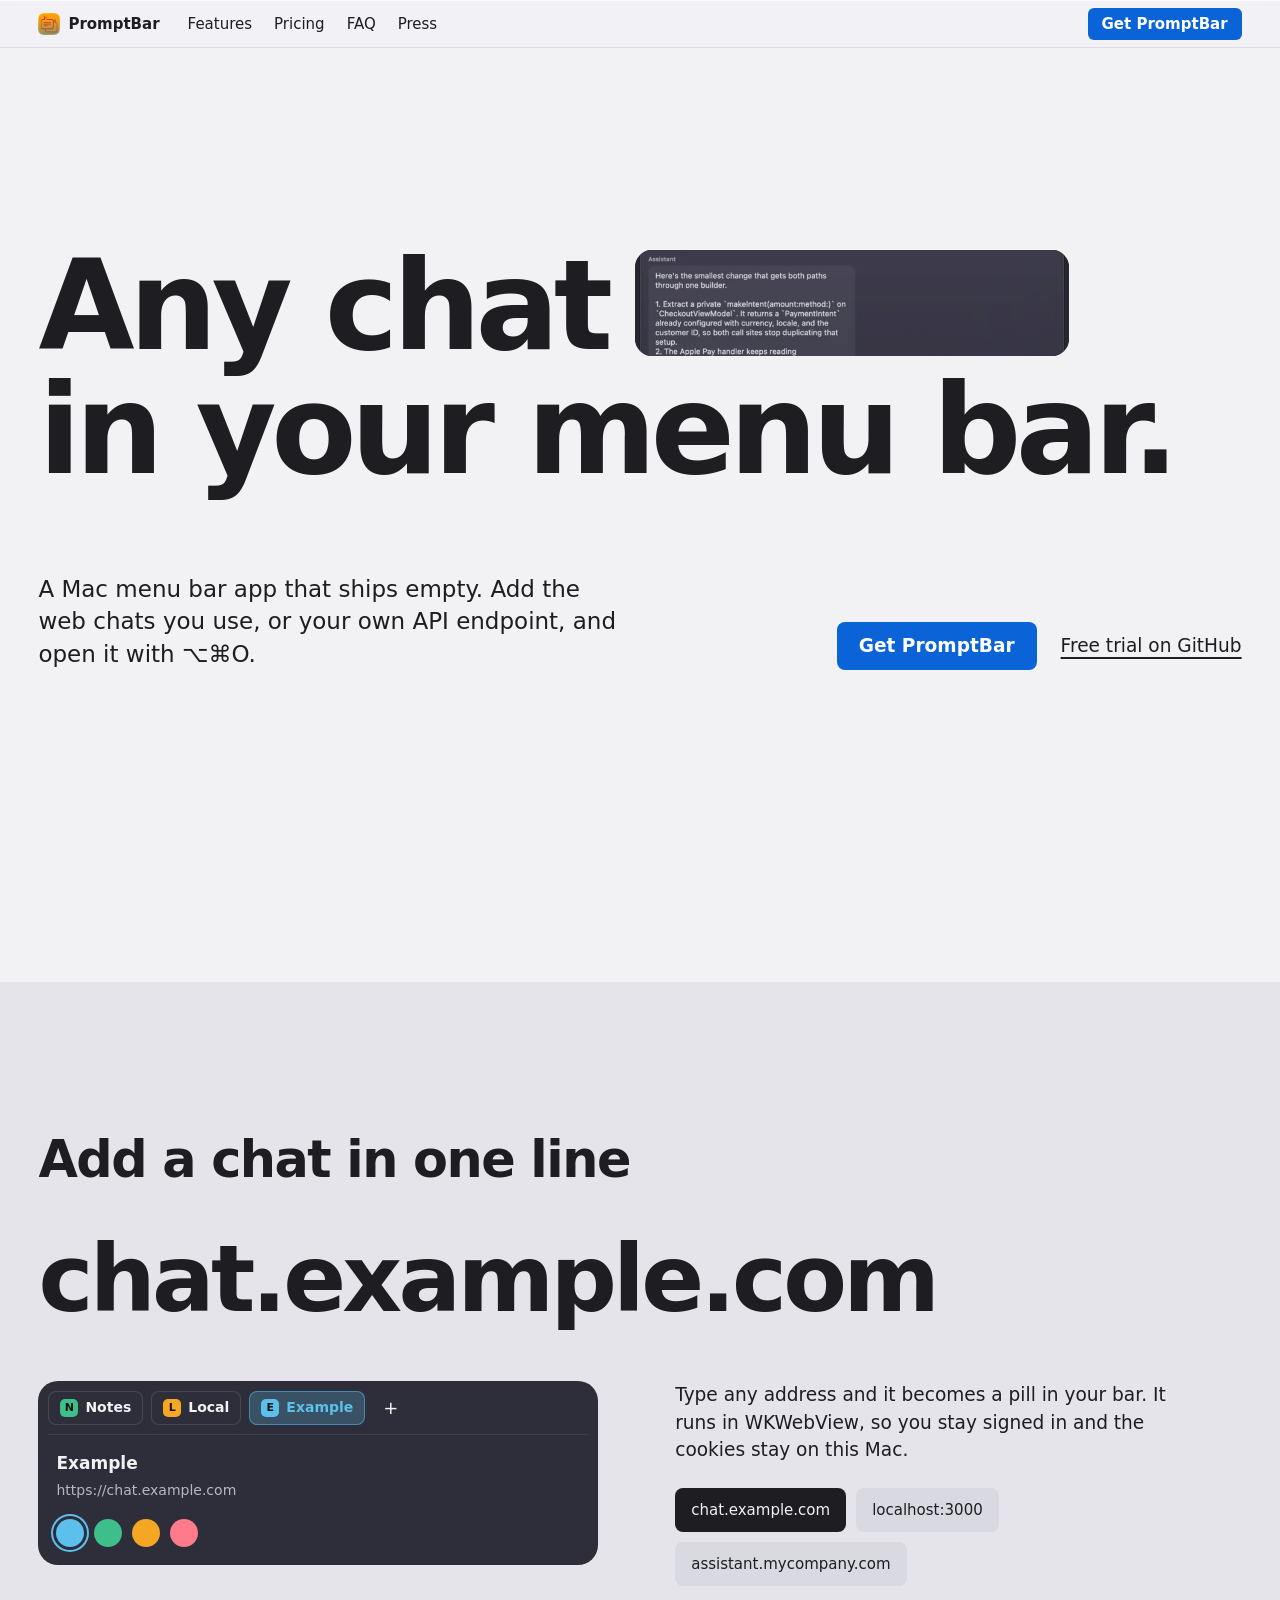
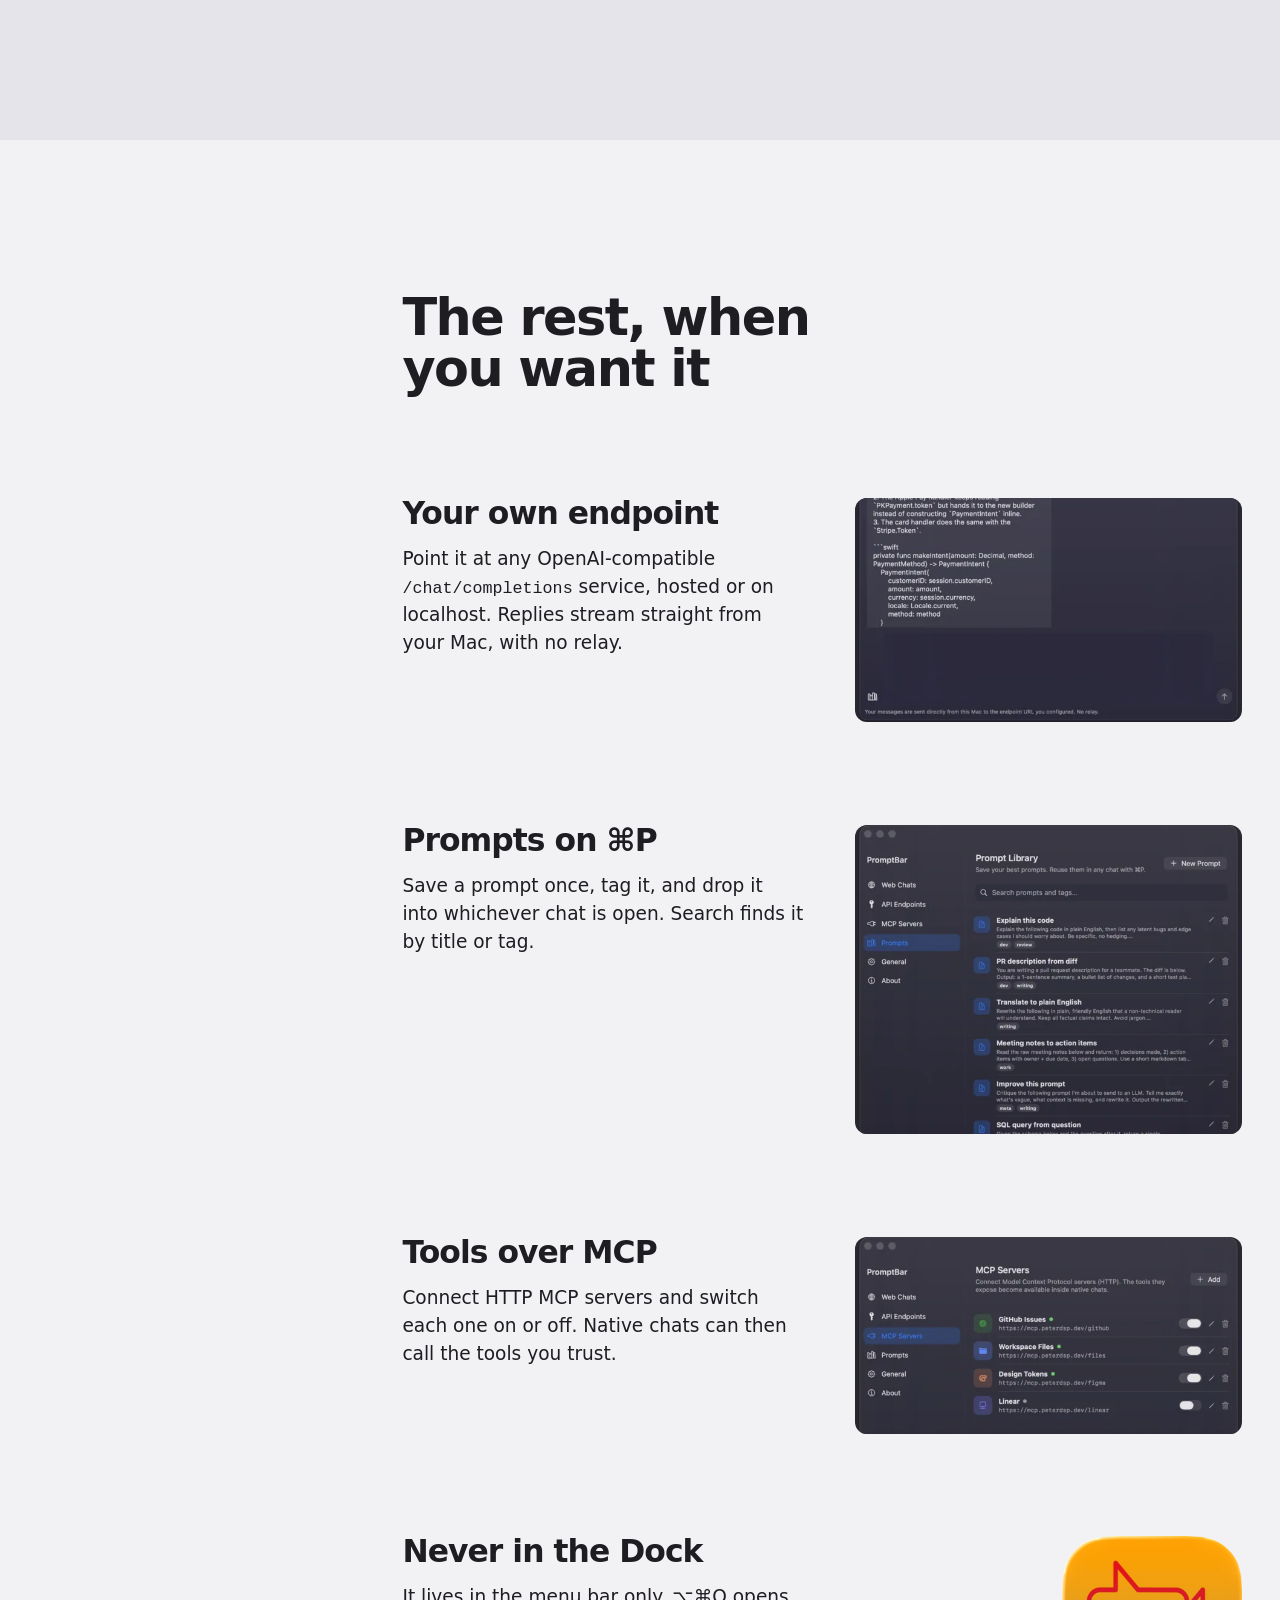
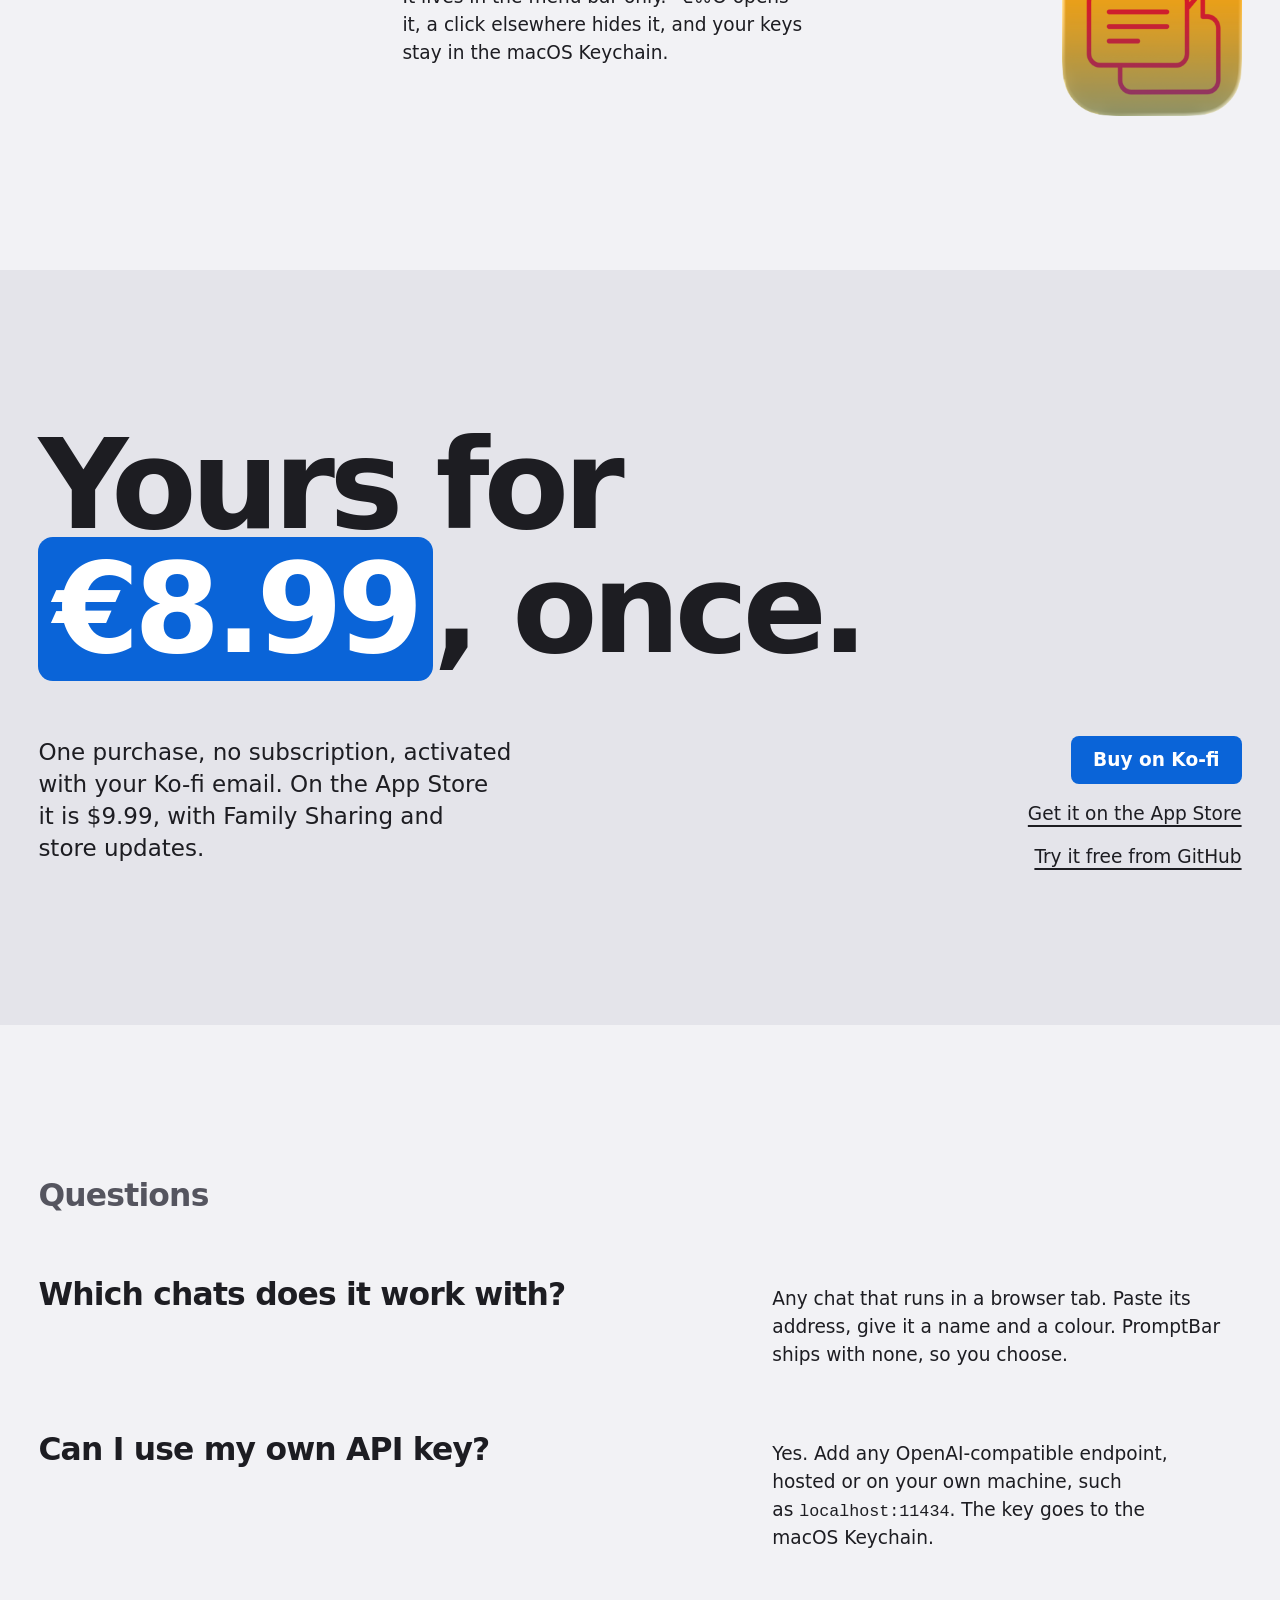
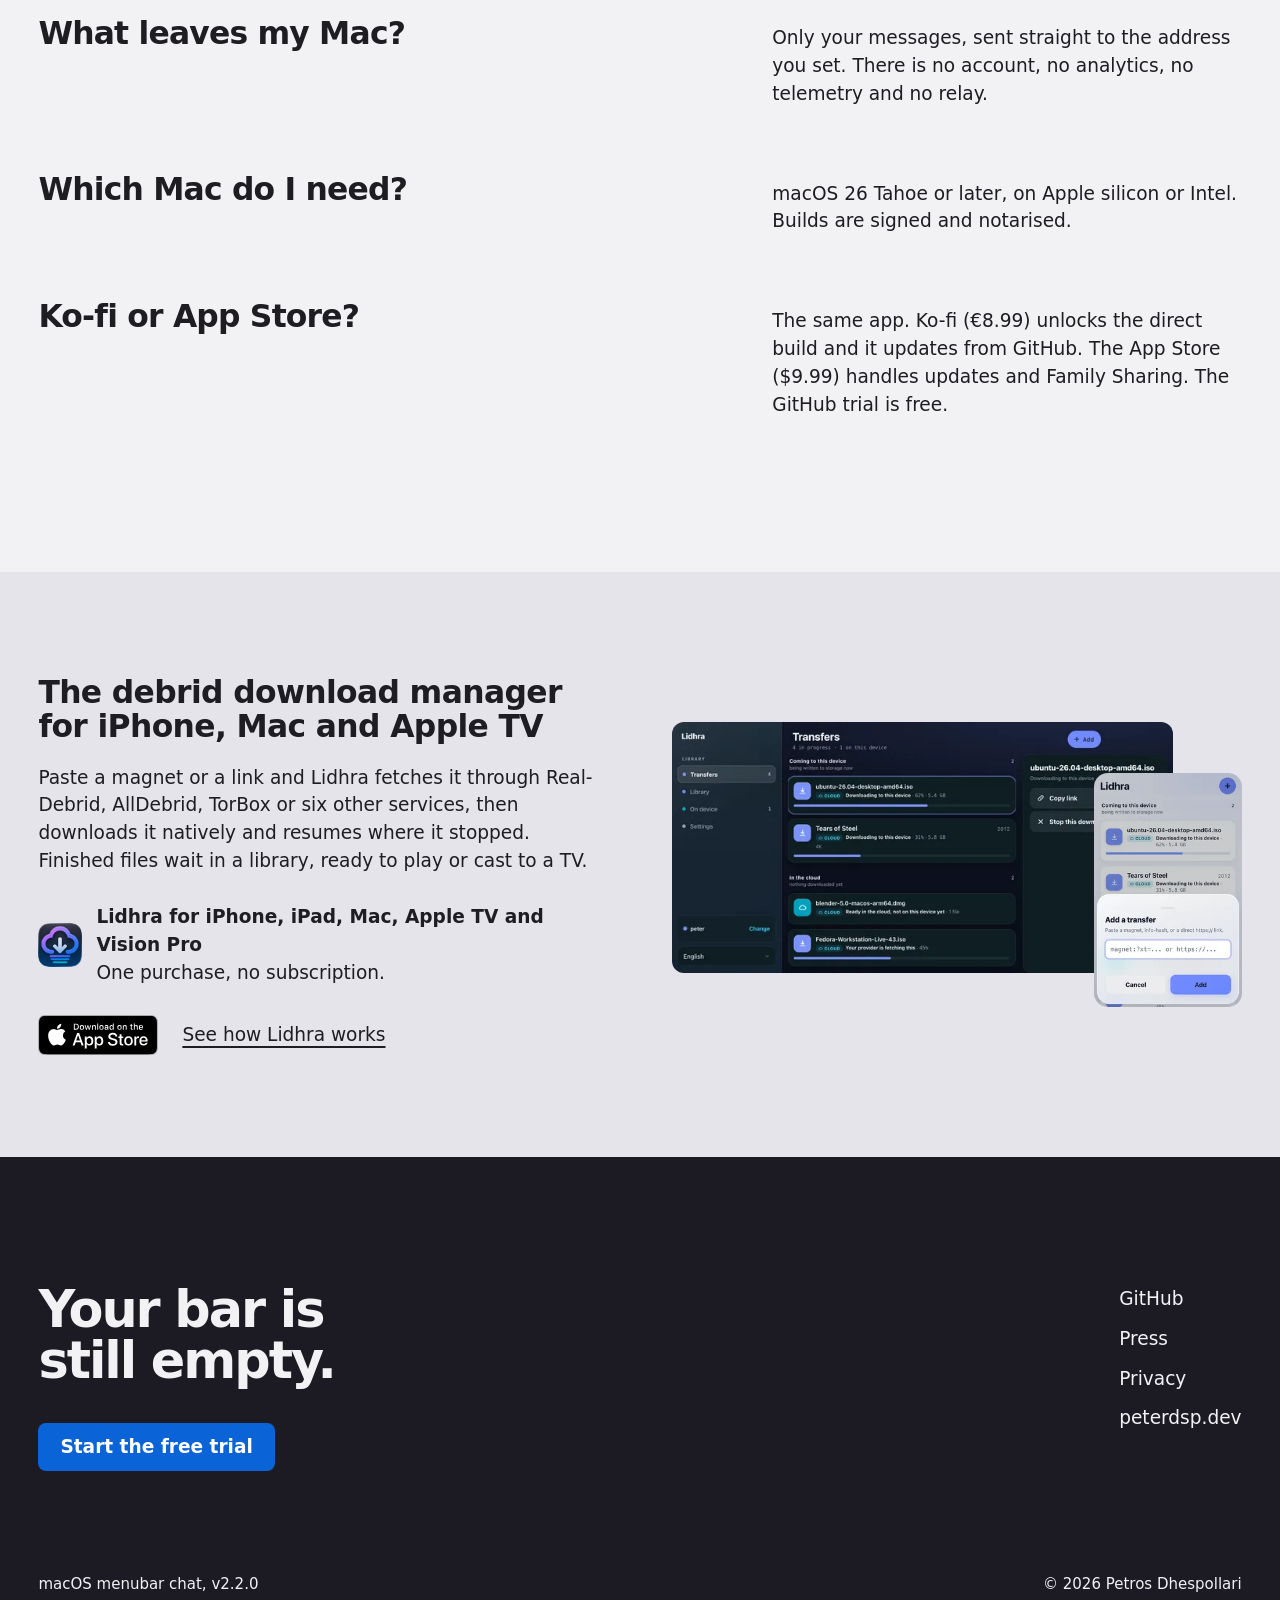
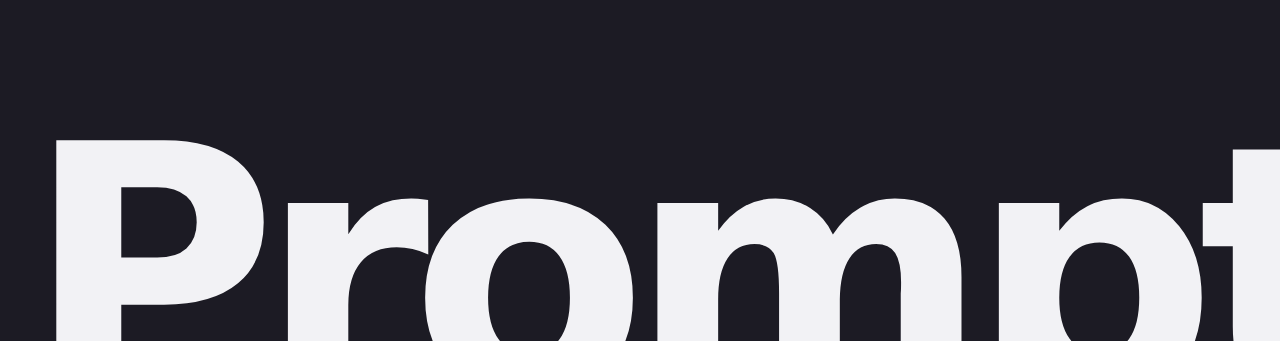
<file: site/index.html>
<!doctype html>
<html lang="en">
<head>
<meta charset="utf-8">
<meta name="viewport" content="width=device-width, initial-scale=1">
<title>PromptBar, any chat in your menubar</title>
<meta name="description" content="A macOS menubar app that ships empty. Wrap any web chat in a popover or stream from any OpenAI-compatible endpoint with your own key. One keystroke, no accounts, no telemetry.">
<meta name="color-scheme" content="light dark">
<meta name="theme-color" content="#f2f2f5" media="(prefers-color-scheme: light)">
<meta name="theme-color" content="#1c1b24" media="(prefers-color-scheme: dark)">
<link rel="icon" href="assets/appicon-128.png">
<link rel="canonical" href="https://promptbar.peterdsp.dev/">
<meta property="og:title" content="PromptBar, any chat in your menubar">
<meta property="og:description" content="Wrap any web chat in a popover or stream from any OpenAI-compatible endpoint with your own key. One keystroke, no accounts, no telemetry.">
<meta property="og:url" content="https://promptbar.peterdsp.dev/">
<meta property="og:type" content="website">
<meta property="og:image" content="https://promptbar.peterdsp.dev/assets/appicon-1024.png">
<link rel="stylesheet" href="styles.css?v=3">
</head>
<body>
<a class="skip" href="#main">Skip to content</a>

<header class="bar">
  <a class="mark" href="/"><img src="assets/appicon-128.png" alt="" width="22" height="22"><span>PromptBar</span></a>
  <nav class="links" aria-label="Sections">
    <a href="#features">Features</a>
    <a href="#price">Pricing</a>
    <a href="#faq">FAQ</a>
    <a href="press.html">Press</a>
  </nav>
  <a class="btn btn-sm" href="#price">Get PromptBar</a>
</header>

<main id="main">

  <section class="hero" aria-labelledby="title">
    <h1 id="title">
      <span class="h-row">Any chat <span class="strip shutter"><picture><source media="(max-width: 699px)" srcset="assets/web/strip-phone-720.webp" width="720" height="360"><img src="assets/web/strip-580.webp" width="580" height="150" alt="A PromptBar chat: your question, asking to refactor a checkout file, on its way to the model"></picture></span></span>
      <span class="h-row">in your menu bar.</span>
    </h1>
    <div class="hero-foot">
      <p class="lead rv">A Mac menu bar app that ships empty. Add the web chats you use, or your own API endpoint, and open it with ⌥⌘O.</p>
      <div class="act rv">
        <a class="btn" href="#price">Get PromptBar</a>
        <a class="tlink" href="https://github.com/peterdsp/PromptBar/releases">Free trial on GitHub</a>
      </div>
    </div>
  </section>

  <section class="type-it" id="build" aria-labelledby="buildH">
    <h2 id="buildH" class="rv">Add a chat in one line</h2>
    <div class="line rv" data-ui>
      <label class="sr" for="url">Address of a web chat</label>
      <input id="url" type="text" value="chat.example.com" spellcheck="false" autocomplete="off" autocapitalize="off" inputmode="url">
    </div>
    <div class="answer">
      <div class="win rv" data-ui>
        <div class="tabs" id="tabs" aria-live="polite">
          <span class="tab" style="--t:#3DBE8B"><i>N</i>Notes</span>
          <span class="tab" style="--t:#F5A623"><i>L</i>Local</span>
          <span class="tab on" id="newTab" style="--t:#5BC0EB"><i id="newI">E</i><b id="newName">Example</b></span>
          <span class="tab plus" aria-hidden="true">+</span>
        </div>
        <div class="win-body">
          <p class="win-h" id="newTitle">Example</p>
          <p class="win-s" id="newUrl">https://chat.example.com</p>
          <div class="tints" id="tints" role="group" aria-label="Colour for this chat">
            <button type="button" style="--t:#5BC0EB" aria-pressed="true"><span class="sr">Sky</span></button>
            <button type="button" style="--t:#3DBE8B" aria-pressed="false"><span class="sr">Green</span></button>
            <button type="button" style="--t:#F5A623" aria-pressed="false"><span class="sr">Amber</span></button>
            <button type="button" style="--t:#FF7A8A" aria-pressed="false"><span class="sr">Rose</span></button>
          </div>
        </div>
      </div>
      <div class="answer-text">
        <p class="rv">Type any address and it becomes a pill in your bar. It runs in WKWebView, so you stay signed in and the cookies stay on this Mac.</p>
        <div class="tries rv" role="group" aria-label="Try an address">
          <button type="button" data-v="chat.example.com">chat.example.com</button>
          <button type="button" data-v="localhost:3000">localhost:3000</button>
          <button type="button" data-v="assistant.mycompany.com">assistant.mycompany.com</button>
        </div>
      </div>
    </div>
  </section>

  <section class="rows" id="features" aria-labelledby="featH">
    <h2 id="featH" class="rows-h rv">The rest, when you want it</h2>
    <article class="row" id="endpoint">
      <div>
        <h3 class="rv">Your own endpoint</h3>
        <p class="rv">Point it at any OpenAI-compatible <code>/chat/completions</code> service, hosted or on localhost. Replies stream straight from your Mac, with no relay.</p>
      </div>
      <img class="rv w-l" src="assets/web/relay-1100.webp" srcset="assets/web/relay-640.webp 640w, assets/web/relay-1100.webp 1100w" sizes="(min-width: 900px) 520px, 100vw" width="1100" height="640" alt="A streamed reply with a code block, above the note: Your messages are sent directly from this Mac to the endpoint URL you configured. No relay." loading="lazy" decoding="async">
    </article>
    <article class="row">
      <div>
        <h3 class="rv">Prompts on ⌘P</h3>
        <p class="rv">Save a prompt once, tag it, and drop it into whichever chat is open. Search finds it by title or tag.</p>
      </div>
      <img class="rv w-m" src="assets/web/prompts-1100.webp" srcset="assets/web/prompts-640.webp 640w, assets/web/prompts-1100.webp 1100w" sizes="(min-width: 900px) 400px, 70vw" width="1100" height="880" alt="The Prompt Library: saved prompts such as Explain this code and PR description from diff, each with tags" loading="lazy" decoding="async">
    </article>
    <article class="row">
      <div>
        <h3 class="rv">Tools over MCP</h3>
        <p class="rv">Connect HTTP MCP servers and switch each one on or off. Native chats can then call the tools you trust.</p>
      </div>
      <img class="rv w-w" src="assets/web/mcp-1100.webp" srcset="assets/web/mcp-640.webp 640w, assets/web/mcp-1100.webp 1100w" sizes="(min-width: 900px) 580px, 100vw" width="1100" height="560" alt="The MCP Servers pane: four servers with their URLs and on and off switches" loading="lazy" decoding="async">
    </article>
    <article class="row">
      <div>
        <h3 class="rv">Never in the Dock</h3>
        <p class="rv">It lives in the menu bar only. ⌥⌘O opens it, a click elsewhere hides it, and your keys stay in the macOS Keychain.</p>
      </div>
      <img class="rv w-s" src="assets/appicon-256.png" width="256" height="256" alt="The PromptBar app icon" loading="lazy" decoding="async">
    </article>
  </section>

  <section class="price" id="price" aria-labelledby="priceH">
    <h2 id="priceH" class="rv">Yours for <span class="tag">€8.99</span>, once.</h2>
    <div class="price-foot">
      <p class="rv">One purchase, no subscription, activated with your Ko-fi email. On the App Store it is $9.99, with Family Sharing and store updates.</p>
      <div class="price-act rv">
        <a class="btn" href="https://ko-fi.com/s/b1ef047a6f">Buy on Ko-fi</a>
        <a class="tlink" href="https://apps.apple.com/app/promptbar/id6743766769?mt=12">Get it on the App Store</a>
        <a class="tlink" href="https://github.com/peterdsp/PromptBar/releases">Try it free from GitHub</a>
      </div>
    </div>
  </section>

  <section class="faq" id="faq" aria-labelledby="faqH">
    <div class="qa"><h2 id="faqH" class="q soft rv">Questions</h2><div></div></div>
    <div class="qa">
      <h3 class="q rv">Which chats does it work with?</h3>
      <p class="rv">Any chat that runs in a browser tab. Paste its address, give it a name and a colour. PromptBar ships with none, so you choose.</p>
    </div>
    <div class="qa">
      <h3 class="q rv">Can I use my own API key?</h3>
      <p class="rv">Yes. Add any OpenAI-compatible endpoint, hosted or on your own machine, such as <code>localhost:11434</code>. The key goes to the macOS Keychain.</p>
    </div>
    <div class="qa">
      <h3 class="q rv">What leaves my Mac?</h3>
      <p class="rv">Only your messages, sent straight to the address you set. There is no account, no analytics, no telemetry and no relay.</p>
    </div>
    <div class="qa">
      <h3 class="q rv">Which Mac do I need?</h3>
      <p class="rv">macOS 26 Tahoe or later, on Apple silicon or Intel. Builds are signed and notarised.</p>
    </div>
    <div class="qa">
      <h3 class="q rv">Ko-fi or App Store?</h3>
      <p class="rv">The same app. Ko-fi (€8.99) unlocks the direct build and it updates from GitHub. The App Store ($9.99) handles updates and Family Sharing. The GitHub trial is free.</p>
    </div>
  </section>

  <section class="lidhra-promo" aria-labelledby="lidhra-promo-title" lang="en">
    <div class="lidhra-promo__inner">
    <div class="lidhra-promo__copy">
      <h2 class="lidhra-promo__title rv" id="lidhra-promo-title">The debrid download manager for iPhone, Mac and Apple TV</h2>
      <p class="lidhra-promo__text rv">Paste a magnet or a link and Lidhra fetches it through Real-Debrid, AllDebrid, TorBox or six other services, then downloads it natively and resumes where it stopped. Finished files wait in a library, ready to play or cast to a TV.</p>
      <div class="lidhra-promo__facts rv">
        <img class="lidhra-promo__icon" src="assets/lidhra/lidhra-icon.webp" width="44" height="44" alt="Lidhra app icon" loading="lazy" decoding="async">
        <p><strong>Lidhra for iPhone, iPad, Mac, Apple TV and Vision Pro</strong><br>One purchase, no subscription.</p>
      </div>
      <div class="lidhra-promo__actions rv">
        <a class="lidhra-promo__badge" href="https://apps.apple.com/app/lidhra-debrid-downloader/id6790952504?ct=promptbar&amp;mt=8" rel="noopener"><picture><source srcset="assets/lidhra/app-store-badge-white.svg" media="(prefers-color-scheme: dark)"><img src="assets/lidhra/app-store-badge-black.svg" width="120" height="40" alt="Download Lidhra on the App Store" loading="lazy" decoding="async"></picture></a>
        <a class="lidhra-promo__more tlink" href="https://lidhra.peterdsp.dev/" rel="noopener">See how Lidhra works</a>
      </div>
    </div>
    <figure class="lidhra-promo__shots rv">
      <img class="lidhra-promo__library" src="assets/lidhra/lidhra-transfers-1200.webp" srcset="assets/lidhra/lidhra-transfers-640.webp 640w, assets/lidhra/lidhra-transfers-1200.webp 1200w" sizes="(min-width: 900px) 560px, 92vw" width="1200" height="600" alt="Lidhra on Mac: downloads coming to the device and files ready in the debrid cloud, with progress bars" loading="lazy" decoding="async">
      <img class="lidhra-promo__phone" src="assets/lidhra/lidhra-add-360.webp" srcset="assets/lidhra/lidhra-add-240.webp 240w, assets/lidhra/lidhra-add-360.webp 360w" sizes="(min-width: 900px) 150px, 26vw" width="360" height="570" alt="Lidhra on iPhone: the Add a transfer sheet, with a field for a magnet or an https link" loading="lazy" decoding="async">
    </figure>
    </div>
  </section>

</main>

<footer class="foot">
  <div class="foot-top">
    <div>
      <h2 class="rv">Your bar is still empty.</h2>
      <a class="btn rv" href="https://github.com/peterdsp/PromptBar/releases">Start the free trial</a>
    </div>
    <nav class="foot-links" aria-label="More">
      <a href="https://github.com/peterdsp/PromptBar">GitHub</a>
      <a href="press.html">Press</a>
      <a href="https://github.com/peterdsp/PromptBar/blob/main/PRIVACY_POLICY.md">Privacy</a>
      <a href="https://peterdsp.dev">peterdsp.dev</a>
    </nav>
  </div>
  <div class="foot-legal"><span>macOS menubar chat, v2.2.0</span><span>© 2026 Petros Dhespollari</span></div>
  <p class="foot-mark" aria-hidden="true">PromptBar</p>
</footer>

<script src="site.js?v=3"></script>
</body>
</html>
</file>
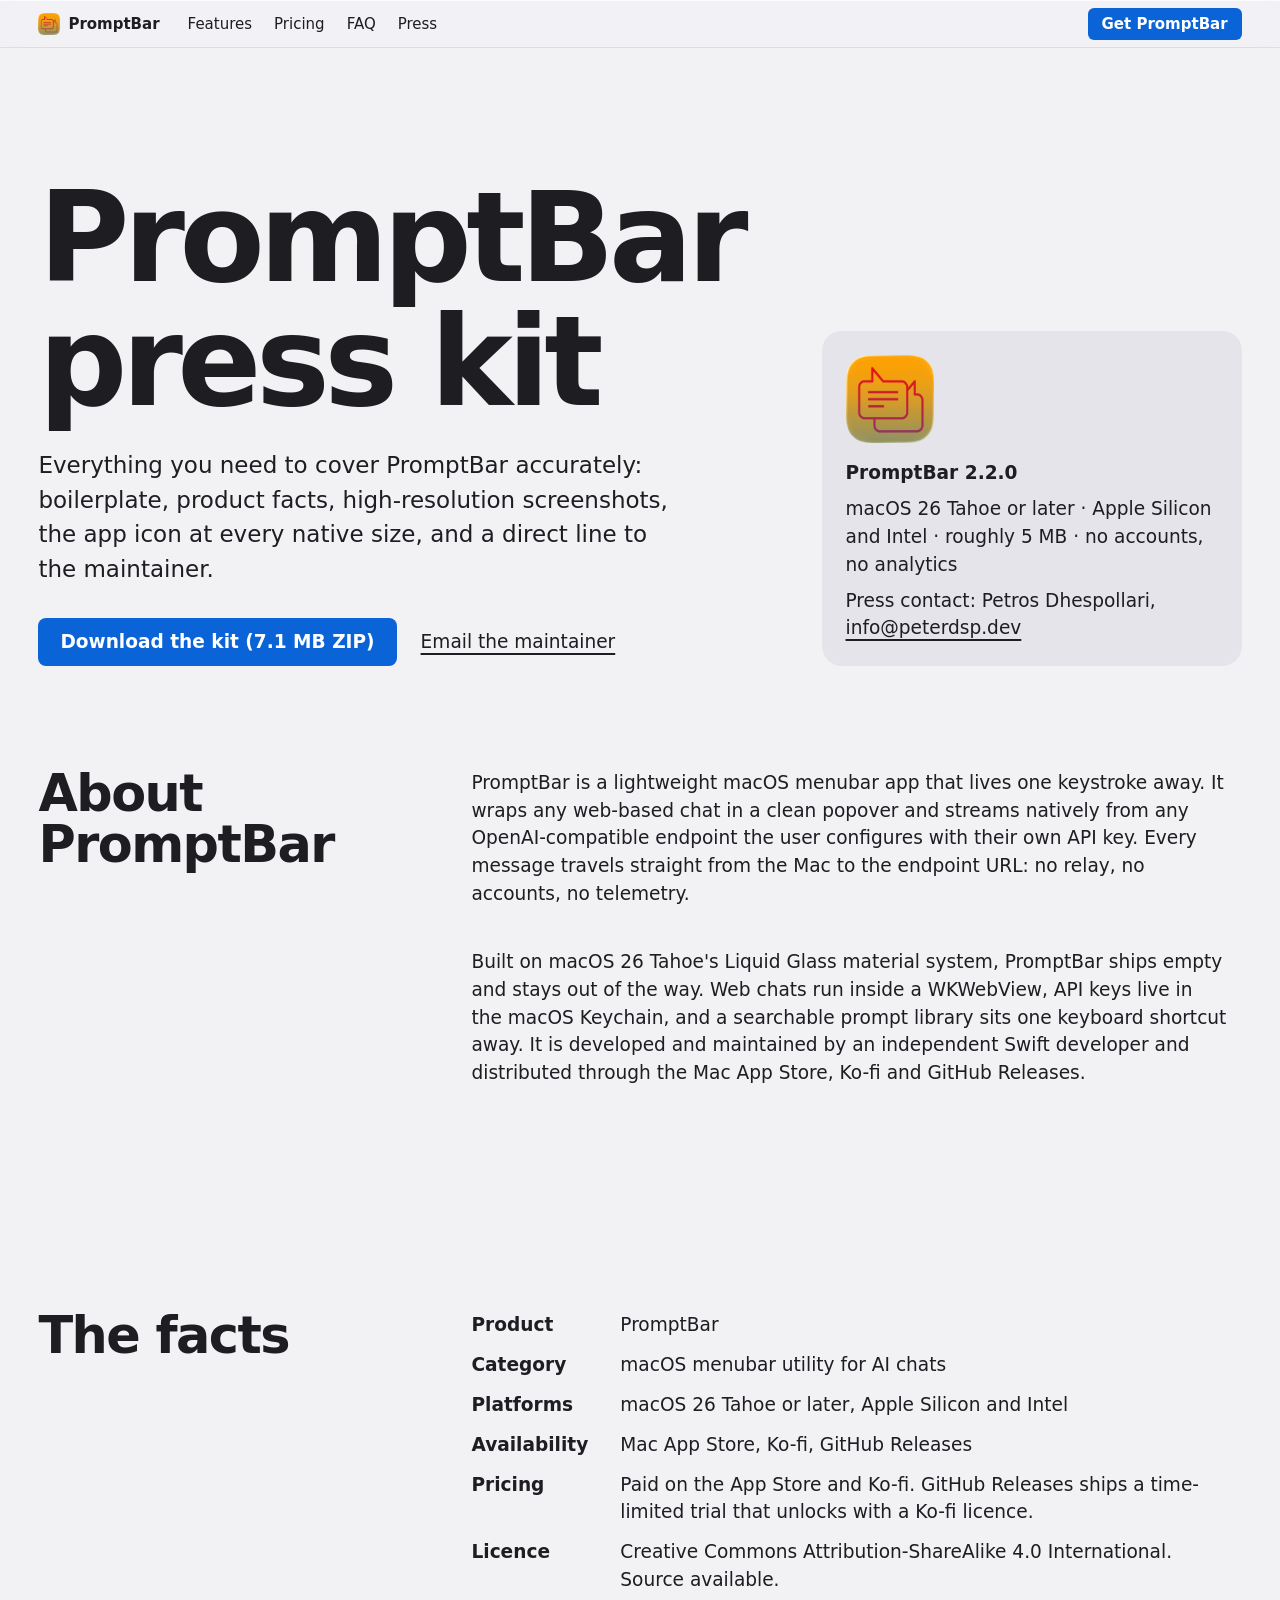
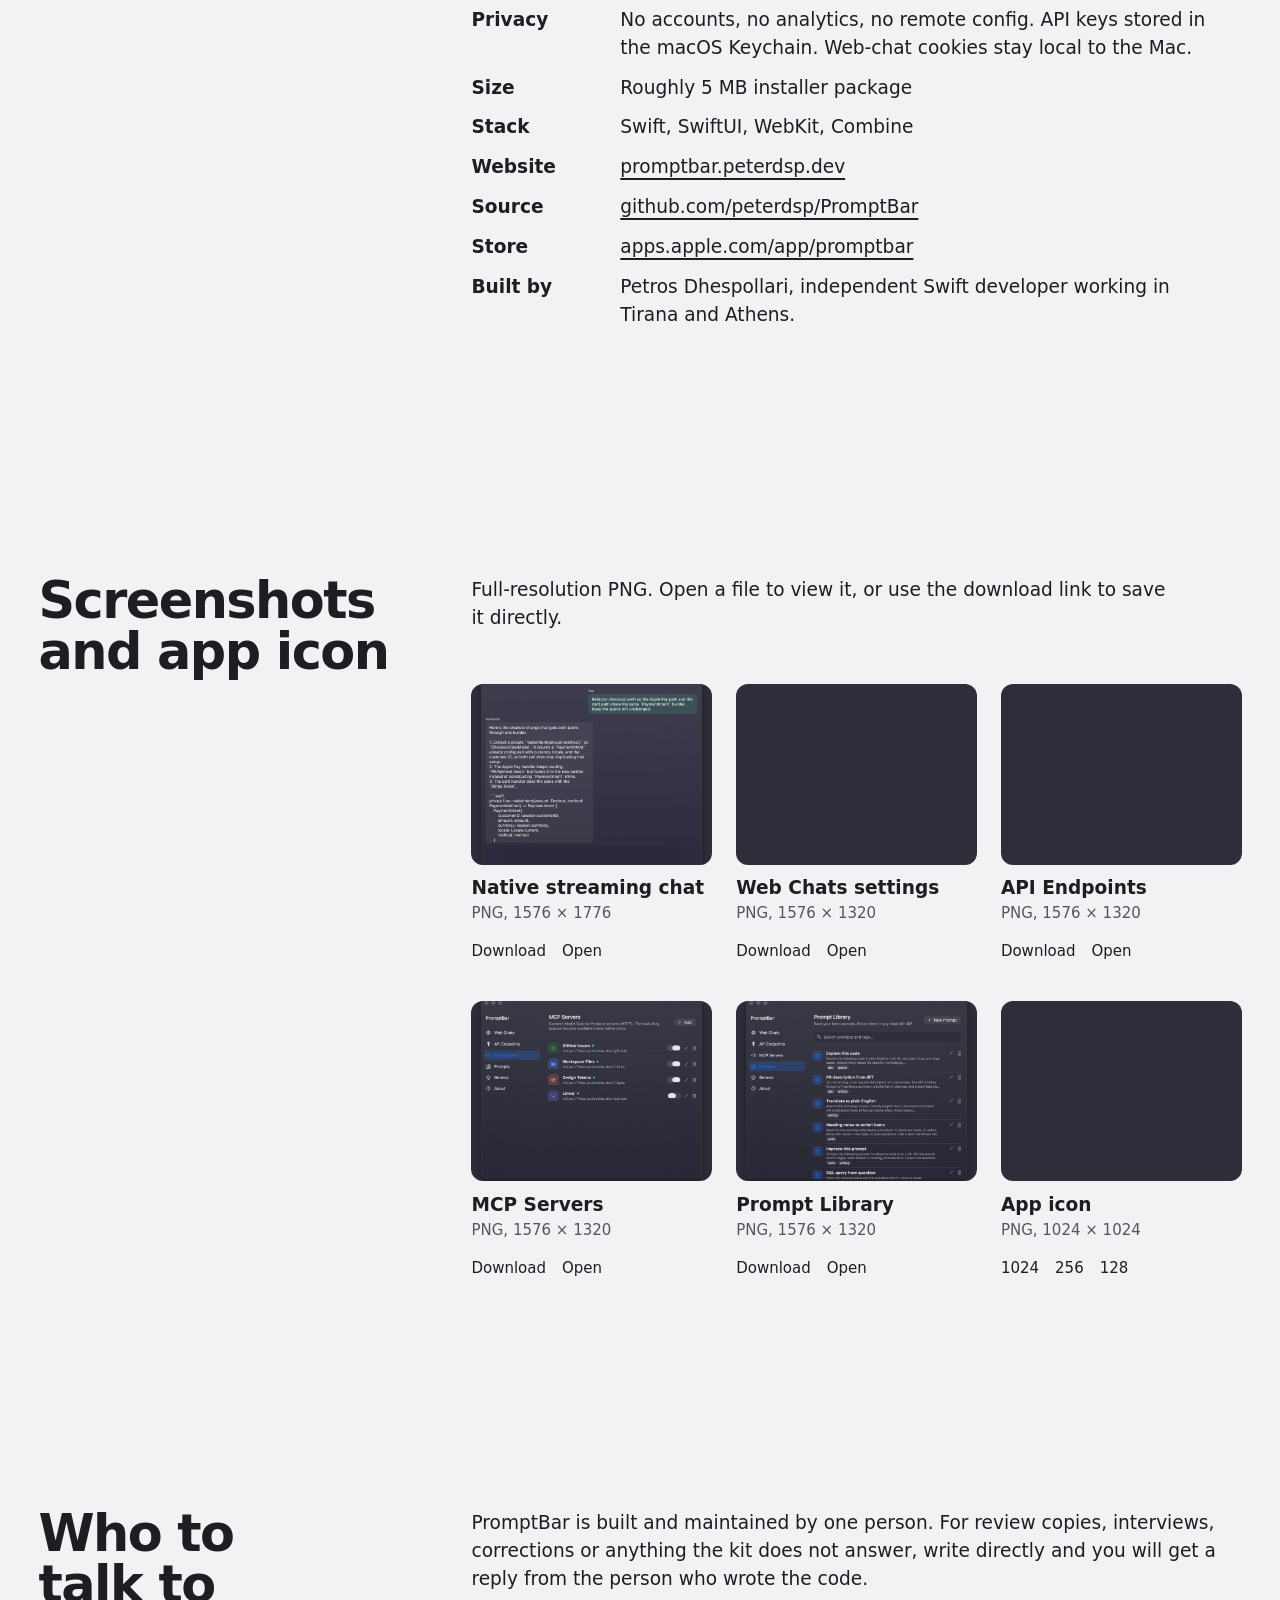
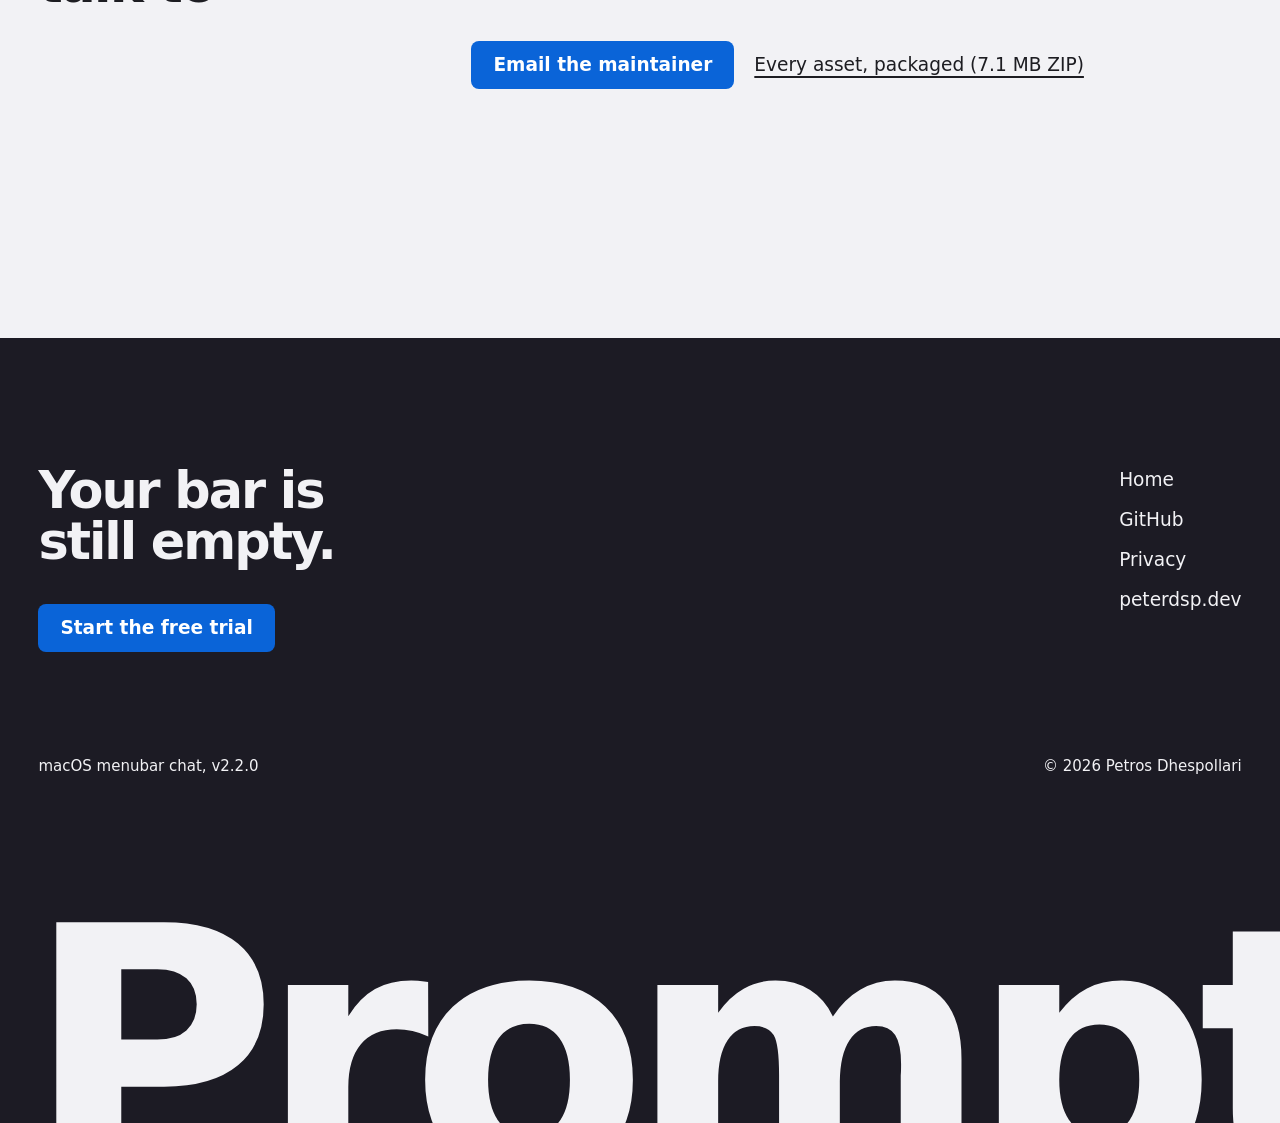
<file: site/press.html>
<!doctype html>
<html lang="en">
<head>
<meta charset="utf-8">
<meta name="viewport" content="width=device-width, initial-scale=1">
<title>PromptBar press kit</title>
<meta name="description" content="Boilerplate, product facts, high-resolution screenshots, the app icon at every native size, and a direct line to the maintainer.">
<meta name="color-scheme" content="light dark">
<link rel="icon" href="assets/appicon-128.png">
<link rel="canonical" href="https://promptbar.peterdsp.dev/press.html">
<link rel="stylesheet" href="styles.css?v=3">
</head>
<body class="doc">
<a class="skip" href="#main">Skip to content</a>

<header class="bar">
  <a class="mark" href="/"><img src="assets/appicon-128.png" alt="" width="22" height="22"><span>PromptBar</span></a>
  <nav class="links" aria-label="Sections">
    <a href="/#features">Features</a>
    <a href="/#price">Pricing</a>
    <a href="/#faq">FAQ</a>
    <a href="/press.html">Press</a>
  </nav>
  <a class="btn btn-sm" href="/#price">Get PromptBar</a>
</header>

<header class="doc-head">
  <div class="doc-head-in">
  <div>
  <h1>PromptBar press kit</h1>
  <p>Everything you need to cover PromptBar accurately: boilerplate, product facts, high-resolution screenshots, the app icon at every native size, and a direct line to the maintainer.</p>
  <div class="act">
    <a class="btn" href="assets/promptbar-press-kit.zip" download>Download the kit (7.1 MB ZIP)</a>
    <a class="tlink" href="mailto:info@peterdsp.dev">Email the maintainer</a>
  </div>
  </div>
  <div class="doc-head-aside">
    <img src="assets/appicon-256.png" alt="The PromptBar app icon" width="88" height="88" style="width:88px;height:88px">
    <b>PromptBar 2.2.0</b>
    <span>macOS 26 Tahoe or later · Apple Silicon and Intel · roughly 5 MB · no accounts, no analytics</span>
    <span>Press contact: Petros Dhespollari, <a class="tlink" href="mailto:info@peterdsp.dev">info@peterdsp.dev</a></span>
  </div>
  </div>
</header>

<main id="main" class="doc-body">

  <section>
    <h2>About PromptBar</h2>
    <p>PromptBar is a lightweight macOS menubar app that lives one keystroke away. It wraps any web-based chat in a clean popover and streams natively from any OpenAI-compatible endpoint the user configures with their own API key. Every message travels straight from the Mac to the endpoint URL: no relay, no accounts, no telemetry.</p>
    <p>Built on macOS 26 Tahoe's Liquid Glass material system, PromptBar ships empty and stays out of the way. Web chats run inside a WKWebView, API keys live in the macOS Keychain, and a searchable prompt library sits one keyboard shortcut away. It is developed and maintained by an independent Swift developer and distributed through the Mac App Store, Ko-fi and GitHub Releases.</p>
  </section>

  <section>
    <h2>The facts</h2>
    <dl class="facts">
      <dt>Product</dt><dd>PromptBar</dd>
      <dt>Category</dt><dd>macOS menubar utility for AI chats</dd>
      <dt>Platforms</dt><dd>macOS 26 Tahoe or later, Apple Silicon and Intel</dd>
      <dt>Availability</dt><dd>Mac App Store, Ko-fi, GitHub Releases</dd>
      <dt>Pricing</dt><dd>Paid on the App Store and Ko-fi. GitHub Releases ships a time-limited trial that unlocks with a Ko-fi licence.</dd>
      <dt>Licence</dt><dd>Creative Commons Attribution-ShareAlike 4.0 International. Source available.</dd>
      <dt>Privacy</dt><dd>No accounts, no analytics, no remote config. API keys stored in the macOS Keychain. Web-chat cookies stay local to the Mac.</dd>
      <dt>Size</dt><dd>Roughly 5 MB installer package</dd>
      <dt>Stack</dt><dd>Swift, SwiftUI, WebKit, Combine</dd>
      <dt>Website</dt><dd><a class="tlink" href="https://promptbar.peterdsp.dev">promptbar.peterdsp.dev</a></dd>
      <dt>Source</dt><dd><a class="tlink" href="https://github.com/peterdsp/PromptBar">github.com/peterdsp/PromptBar</a></dd>
      <dt>Store</dt><dd><a class="tlink" href="https://apps.apple.com/app/promptbar/id6743766769?mt=12">apps.apple.com/app/promptbar</a></dd>
      <dt>Built by</dt><dd>Petros Dhespollari, independent Swift developer working in Tirana and Athens.</dd>
    </dl>
  </section>

  <section>
    <h2>Screenshots and app icon</h2>
    <p style="margin-bottom:1.75rem">Full-resolution PNG. Open a file to view it, or use the download link to save it directly.</p>
    <div class="kit">
      <figure>
        <img src="assets/native-chat.png" alt="PromptBar's native streaming chat" width="1576" height="1776" loading="lazy" decoding="async">
        <figcaption><b>Native streaming chat</b><span>PNG, 1576 × 1776</span></figcaption>
        <span class="links"><a class="tlink" href="assets/native-chat.png" download>Download</a><a class="tlink" href="assets/native-chat.png">Open</a></span>
      </figure>
      <figure>
        <img src="assets/web-chats.png" alt="PromptBar's Web Chats settings" width="1576" height="1320" loading="lazy" decoding="async">
        <figcaption><b>Web Chats settings</b><span>PNG, 1576 × 1320</span></figcaption>
        <span class="links"><a class="tlink" href="assets/web-chats.png" download>Download</a><a class="tlink" href="assets/web-chats.png">Open</a></span>
      </figure>
      <figure>
        <img src="assets/api-endpoints.png" alt="PromptBar's API Endpoints settings" width="1576" height="1320" loading="lazy" decoding="async">
        <figcaption><b>API Endpoints</b><span>PNG, 1576 × 1320</span></figcaption>
        <span class="links"><a class="tlink" href="assets/api-endpoints.png" download>Download</a><a class="tlink" href="assets/api-endpoints.png">Open</a></span>
      </figure>
      <figure>
        <img src="assets/mcp-servers.png" alt="PromptBar's MCP Servers settings" width="1576" height="1320" loading="lazy" decoding="async">
        <figcaption><b>MCP Servers</b><span>PNG, 1576 × 1320</span></figcaption>
        <span class="links"><a class="tlink" href="assets/mcp-servers.png" download>Download</a><a class="tlink" href="assets/mcp-servers.png">Open</a></span>
      </figure>
      <figure>
        <img src="assets/prompt-library.png" alt="PromptBar's Prompt Library" width="1576" height="1320" loading="lazy" decoding="async">
        <figcaption><b>Prompt Library</b><span>PNG, 1576 × 1320</span></figcaption>
        <span class="links"><a class="tlink" href="assets/prompt-library.png" download>Download</a><a class="tlink" href="assets/prompt-library.png">Open</a></span>
      </figure>
      <figure>
        <img src="assets/appicon-1024.png" alt="The PromptBar app icon" width="1024" height="1024" loading="lazy" decoding="async">
        <figcaption><b>App icon</b><span>PNG, 1024 × 1024</span></figcaption>
        <span class="links"><a class="tlink" href="assets/appicon-1024.png" download>1024</a><a class="tlink" href="assets/appicon-256.png" download>256</a><a class="tlink" href="assets/appicon-128.png" download>128</a></span>
      </figure>
    </div>
  </section>

  <section>
    <h2>Who to talk to</h2>
    <p>PromptBar is built and maintained by one person. For review copies, interviews, corrections or anything the kit does not answer, write directly and you will get a reply from the person who wrote the code.</p>
    <div class="act" style="margin-top:1.5rem;display:flex;flex-wrap:wrap;gap:1rem 1.25rem;align-items:center">
      <a class="btn" href="mailto:info@peterdsp.dev">Email the maintainer</a>
      <a class="tlink" href="assets/promptbar-press-kit.zip" download>Every asset, packaged (7.1 MB ZIP)</a>
    </div>
  </section>

</main>

<footer class="foot">
  <div class="foot-top">
    <div><h2>Your bar is still empty.</h2><a class="btn" href="https://github.com/peterdsp/PromptBar/releases">Start the free trial</a></div>
    <nav class="foot-links" aria-label="More">
      <a href="/">Home</a>
      <a href="https://github.com/peterdsp/PromptBar">GitHub</a>
      <a href="https://github.com/peterdsp/PromptBar/blob/main/PRIVACY_POLICY.md">Privacy</a>
      <a href="https://peterdsp.dev">peterdsp.dev</a>
    </nav>
  </div>
  <div class="foot-legal"><span>macOS menubar chat, v2.2.0</span><span>© 2026 Petros Dhespollari</span></div>
  <p class="foot-mark" aria-hidden="true">PromptBar</p>
</footer>

<script src="doc.js"></script>
</body>
</html>
</file>
<file: site/styles.css>
/* PromptBar, promptbar.peterdsp.dev
   Direction: "The sentence is the layout" (tasteskill v2, seed 1193143592)
   Tokens from the app: the system face (SF Pro), the graphite of its window
   (#2E2E3A, #393747), the macOS accent blue, the tints people give their chats
   (#5BC0EB, #3DBE8B, #F5A623, #FF7A8A) and its 8 / 10 / 12px radii.
   Glass is used once, on the menu bar at the top, as in macOS. */

:root {
  color-scheme: light dark;
  --ground: #f2f2f5;
  --surface: #e4e4ea;
  --surface-2: #d9d9e1;
  --ink: #1d1d22;
  --soft: #55555f;
  --accent: #0a64d8;
  --accent-ink: #ffffff;
  --inverse: #1c1b24;
  --inverse-ink: #f2f2f5;
  --win: #2e2e3a;
  --win-2: #393747;
  --win-ink: #f2f2f5;
  --win-soft: #b7b7c4;
  --winbg: #2e2e3a;
  --select: #36456a;
  --bar-bg: rgba(242, 242, 245, 0.72);
  --bar-solid: #f2f2f5;
  --rim: rgba(255, 255, 255, 0.7);
  --rim-low: rgba(0, 0, 0, 0.08);

  --font: -apple-system, BlinkMacSystemFont, "SF Pro Display", "SF Pro Text", "Helvetica Neue", "Segoe UI", system-ui, sans-serif;
  --code: ui-monospace, "SF Mono", Menlo, monospace; /* taste-skill-ignore: code face, the menu bar's rim, or the app fragment's own chrome */

  --s-small: 0.9375rem;
  --s-body: clamp(1.0625rem, 1rem + 0.2vw, 1.1875rem);
  --s-lead: clamp(1.1875rem, 1.05rem + 0.5vw, 1.4375rem);
  --s-sub: clamp(1.375rem, 1rem + 1.2vw, 2.25rem);
  --s-head: clamp(1.75rem, 1.1rem + 2.6vw, 3.25rem);
  --s-display: clamp(2.5rem, 0.4rem + 9.2vw, 9.5rem);

  --m: clamp(1rem, 3vw, 2.5rem);
  --gap: clamp(7.5rem, 12vw, 11rem);
  --r-s: 8px;
  --r-m: 12px;
  --r-l: 20px;
  --ease: cubic-bezier(0.22, 1, 0.36, 1);
  --ease-expo: cubic-bezier(0.16, 1, 0.3, 1);
}
@media (prefers-color-scheme: dark) {
  :root {
    --ground: #1c1b24;
    --surface: #2e2e3a;
    --surface-2: #393747;
    --ink: #f2f2f5;
    --soft: #b7b7c4;
    --accent: #0a6ee6;
    --inverse: #f2f2f5;
    --inverse-ink: #1d1d22;
    --bar-bg: rgba(28, 27, 36, 0.66);
    --bar-solid: #24232e;
    --rim: rgba(255, 255, 255, 0.16);
    --rim-low: rgba(0, 0, 0, 0.4);
    --winbg: #43414f;
  }
}

*, *::before, *::after { box-sizing: border-box; }
html { scroll-padding-top: 64px; }
body {
  margin: 0; background: var(--ground); color: var(--ink);
  font-family: var(--font); font-size: var(--s-body); line-height: 1.5;
  -webkit-font-smoothing: antialiased; overflow-x: clip;
}
h1, h2, h3 { font-weight: 600; letter-spacing: -0.03em; line-height: 1; margin: 0; text-wrap: balance; }
p { margin: 0; text-wrap: pretty; }
img { display: block; max-width: 100%; height: auto; }
a { color: inherit; }
button, input { font: inherit; color: inherit; }
code { font-family: var(--code); font-size: 0.9em; }
::selection { background: var(--accent); color: var(--accent-ink); }
:focus-visible { outline: 3px solid var(--accent); outline-offset: 3px; border-radius: 4px; }
.sr { position: absolute; width: 1px; height: 1px; overflow: hidden; clip-path: inset(50%); white-space: nowrap; }
.skip { position: absolute; left: -9999px; }
.skip:focus { left: 1rem; top: 1rem; z-index: 99; background: var(--ink); color: var(--ground); padding: 12px 18px; }

.btn {
  display: inline-flex; align-items: center; justify-content: center;
  min-height: 48px; padding: 0 22px; border: 0; border-radius: var(--r-s);
  background: var(--accent); color: var(--accent-ink);
  font-weight: 600; font-size: var(--s-body); text-decoration: none; cursor: pointer;
  transition: transform 160ms var(--ease), filter 160ms var(--ease);
}
.btn:hover { filter: brightness(1.12); transform: translateY(-1px); }
.btn:active { transform: translateY(1px) scale(0.98); }
.btn-sm { min-height: 32px; padding: 0 14px; font-size: var(--s-small); border-radius: 6px; }
.tlink { font-weight: 500; text-decoration: underline; text-decoration-thickness: 2px; text-underline-offset: 5px; transition: opacity 160ms var(--ease); }
.tlink:hover { opacity: 0.65; }

/* ---------- the menu bar: the one glass surface ---------- */
.bar {
  position: sticky; top: 0; z-index: 20;
  display: flex; align-items: center; gap: 28px;
  height: 48px; padding: 0 var(--m);
  background: var(--bar-bg);
  -webkit-backdrop-filter: blur(24px) saturate(180%);
  backdrop-filter: blur(24px) saturate(180%);
  box-shadow: inset 0 1px 0 var(--rim), inset 0 -1px 0 var(--rim-low); /* taste-skill-ignore: code face, the menu bar's rim, or the app fragment's own chrome */
}
@supports not ((backdrop-filter: blur(1px)) or (-webkit-backdrop-filter: blur(1px))) { .bar { background: var(--bar-solid); } }
@media (prefers-reduced-transparency: reduce) { .bar { background: var(--bar-solid); -webkit-backdrop-filter: none; backdrop-filter: none; } }
@media (prefers-contrast: more) { .bar { background: var(--ground); -webkit-backdrop-filter: none; backdrop-filter: none; box-shadow: inset 0 -2px 0 var(--ink); } } /* taste-skill-ignore: code face, the menu bar's rim, or the app fragment's own chrome */
.mark { display: inline-flex; align-items: center; gap: 8px; font-weight: 700; font-size: var(--s-small); text-decoration: none; }
.mark img { width: 22px; height: 22px; }
.links { display: flex; gap: 22px; margin-right: auto; }
.links a { font-size: var(--s-small); font-weight: 500; text-decoration: none; padding: 6px 0; transition: opacity 160ms var(--ease); }
.links a:hover { opacity: 0.6; }
@media (max-width: 640px) { .links a:not(:nth-child(2)) { display: none; } .bar { gap: 18px; } }

/* ---------- hero: the sentence with the chat inside it ---------- */
.hero {
  min-height: calc(92svh - 48px); padding: clamp(3rem, 10vh, 7rem) var(--m) clamp(2rem, 6vh, 4rem);
  display: grid; align-content: center; gap: clamp(3rem, 9vh, 6rem);
}
.hero h1 { font-size: var(--s-display); letter-spacing: -0.045em; line-height: 1; }
.h-row { display: flex; align-items: baseline; gap: 0.22em; white-space: nowrap; }
.strip {
  flex: 0 0 3.5em; height: 0.86em; align-self: baseline; position: relative; top: 0.06em;
  border-radius: clamp(10px, 1.1vw, 18px); overflow: hidden; background: var(--win);
}
.strip picture, .strip img { display: block; width: 100%; height: 100%; }
.strip img { object-fit: cover; object-position: 50% 50%; }
.hero-foot { display: flex; justify-content: space-between; align-items: flex-end; gap: 2rem 3rem; flex-wrap: wrap; }
.lead { font-size: var(--s-lead); line-height: 1.4; max-width: 40ch; }
.act { display: flex; align-items: center; gap: 1rem 1.5rem; flex-wrap: wrap; }
@media (max-width: 699px) {
  .hero { min-height: auto; padding-top: 3rem; gap: 2.25rem; }
  .hero h1 { font-size: 10.2vw; }
  .h-row:first-child { flex-wrap: wrap; }
  .strip { flex: 0 0 100%; height: auto; aspect-ratio: 2 / 1; order: 2; margin: 0.18em 0 0.12em; top: 0; }
  .strip img { object-position: 50% 30%; }
}

/* ---------- the line you type ---------- */
.type-it { background: var(--surface); padding: var(--gap) var(--m); margin-top: var(--gap); }
.type-it h2 { font-size: var(--s-head); }
.line { margin-top: 2.5rem; display: flex; align-items: center; }
.line input {
  width: 100%; border: 0; background: transparent; padding: 0; outline: none;
  font-size: clamp(2.5rem, 1rem + 6vw, 7rem); font-weight: 600; letter-spacing: -0.04em; line-height: 1.15;
  caret-color: var(--accent);
}
.line:focus-within { box-shadow: inset 0 -4px 0 var(--accent); } /* taste-skill-ignore: code face, the menu bar's rim, or the app fragment's own chrome */
.answer { margin-top: 3rem; display: grid; grid-template-columns: minmax(0, 560px) minmax(0, 1fr); gap: 2.5rem clamp(2rem, 6vw, 6rem); align-items: start; }
.answer-text { display: grid; gap: 1.5rem; max-width: 44ch; }
.win { background: var(--winbg); color: var(--win-ink); border-radius: var(--r-l); padding: 10px; }
.tabs { display: flex; gap: 8px; flex-wrap: wrap; padding-bottom: 10px; box-shadow: inset 0 -1px 0 rgba(255,255,255,0.08); } /* taste-skill-ignore: code face, the menu bar's rim, or the app fragment's own chrome */
.tab {
  display: inline-flex; align-items: center; gap: 7px; height: 34px; padding: 0 12px;
  border-radius: var(--r-s); font-size: 14px; font-weight: 600;
  box-shadow: inset 0 0 0 1px rgba(255,255,255,0.12); /* taste-skill-ignore: code face, the menu bar's rim, or the app fragment's own chrome */
}
.tab i { font-style: normal; width: 18px; height: 18px; border-radius: 5px; display: grid; place-items: center; font-size: 11px; font-weight: 700; background: var(--t); color: #111; }
.tab.on { background: color-mix(in srgb, var(--t) 24%, transparent); color: var(--t); box-shadow: inset 0 0 0 1px color-mix(in srgb, var(--t) 50%, transparent); } /* taste-skill-ignore: code face, the menu bar's rim, or the app fragment's own chrome */
.tab.plus { padding: 0 10px; font-size: 18px; font-weight: 400; box-shadow: none; } /* taste-skill-ignore: code face, the menu bar's rim, or the app fragment's own chrome */
.win-body { padding: 16px 8px 8px; display: grid; gap: 4px; }
.win-h { font-size: 17px; font-weight: 700; }
.win-s { font-size: 14px; color: var(--win-soft); overflow-wrap: anywhere; }
.tints { display: flex; gap: 10px; margin-top: 14px; }
.tints button { width: 28px; height: 28px; border-radius: 50%; border: 0; background: var(--t); cursor: pointer; transition: transform 160ms var(--ease); }
.tints button:hover { transform: scale(1.12); }
.tints button[aria-pressed="true"] { box-shadow: 0 0 0 3px var(--winbg), 0 0 0 5px var(--t); } /* taste-skill-ignore: code face, the menu bar's rim, or the app fragment's own chrome */
.tries { display: flex; flex-wrap: wrap; gap: 10px; }
.tries button {
  min-height: 44px; padding: 0 16px; border: 0; border-radius: var(--r-s);
  background: var(--surface-2); font-size: var(--s-small); font-weight: 500; cursor: pointer;
  transition: transform 160ms var(--ease), background-color 160ms var(--ease);
}
.tries button:hover { transform: translateY(-1px); }
.tries button:active { transform: scale(0.97); }
.tries button[aria-pressed="true"] { background: var(--ink); color: var(--ground); }
@media (max-width: 899px) { .answer { grid-template-columns: 1fr; } }

/* ---------- rows on one axis ---------- */
.rows { padding: var(--gap) var(--m) 0; display: grid; gap: clamp(5rem, 8vw, 7.5rem); }
.rows-h { font-size: var(--s-head); padding-left: calc(26% + clamp(2rem, 4vw, 4rem)); max-width: 20ch; box-sizing: content-box; }
.row { display: grid; grid-template-columns: 26% minmax(0, 34ch) 1fr; align-items: start; gap: 0 clamp(2rem, 4vw, 4rem); }
.row > div { grid-column: 2; }
.row h3 { font-size: var(--s-sub); }
.row p { margin-top: 1rem; }
.row img { grid-column: 3; justify-self: end; border-radius: var(--r-m); background: var(--win); }
.row .w-l { width: min(100%, 520px); }
.row .w-m { width: min(100%, 400px); }
.row .w-w { width: min(100%, 580px); }
.row .w-s { width: 180px; border-radius: 40px; background: none; }
@media (max-width: 899px) {
  .rows-h { padding-left: 0; }
  .row { grid-template-columns: 1fr; gap: 1.75rem; }
  .row > div, .row img { grid-column: 1; }
  .row .w-l, .row .w-w { width: 100%; justify-self: stretch; }
  .row .w-m { width: 72%; justify-self: end; }
  .row .w-s { width: 128px; justify-self: start; border-radius: 28px; }
}

/* ---------- the price as a sentence ---------- */
.price { margin-top: var(--gap); background: var(--surface); padding: var(--gap) var(--m); display: grid; align-content: center; gap: 4rem; }
.price h2 { font-size: var(--s-display); letter-spacing: -0.045em; line-height: 1; max-width: 12ch; }
.tag { background: var(--accent); color: var(--accent-ink); padding: 0 0.12em; border-radius: 0.12em; font-variant-numeric: tabular-nums; }
.price-foot { display: grid; grid-template-columns: minmax(0, 44ch) auto; justify-content: space-between; gap: 2rem 4rem; align-items: start; }
.price-foot p { font-size: var(--s-lead); line-height: 1.4; }
.price-act { display: grid; justify-items: end; gap: 1rem; }
@media (max-width: 699px) {
  .price { min-height: auto; gap: 2.5rem; }
  .price-foot { grid-template-columns: 1fr; }
  .price-act { justify-items: start; }
  .price-act .btn { width: 100%; }
}

/* ---------- FAQ: large questions, answers beside ---------- */
.faq { padding: var(--gap) var(--m) 0; display: grid; gap: clamp(3.5rem, 5vw, 5.5rem); }
.qa { display: grid; grid-template-columns: minmax(0, 7fr) minmax(0, 5fr); gap: 1rem clamp(2rem, 6vw, 6rem); align-items: baseline; }
.q { font-size: var(--s-sub); font-weight: 600; line-height: 1.1; letter-spacing: -0.025em; }
.q.soft { color: var(--soft); }
.qa p { max-width: 42ch; }
@media (max-width: 699px) { .qa { grid-template-columns: 1fr; } }

/* ---------- Lidhra, the sister app ---------- */
.lidhra-promo { margin-top: var(--gap); background: var(--surface); padding: clamp(4rem, 8vw, 7rem) var(--m); }
.lidhra-promo__inner { display: grid; grid-template-columns: minmax(0, 1fr) minmax(0, 1fr); gap: 3rem clamp(2rem, 5vw, 5rem); align-items: center; }
.lidhra-promo__title { font-size: var(--s-sub); line-height: 1.1; letter-spacing: -0.02em; max-width: 26ch; }
.lidhra-promo__text { margin-top: 1.25rem; max-width: 52ch; }
.lidhra-promo__facts { display: flex; gap: 14px; align-items: center; margin-top: 1.75rem; }
.lidhra-promo__icon { width: 44px; height: 44px; border-radius: 10px; flex: none; }
.lidhra-promo__actions { display: flex; align-items: center; gap: 1rem 1.5rem; flex-wrap: wrap; margin-top: 1.75rem; }
.lidhra-promo__badge { display: inline-block; transition: transform 160ms var(--ease); }
.lidhra-promo__badge:hover { transform: translateY(-1px); }
.lidhra-promo__badge img { width: 120px; height: 40px; }
.lidhra-promo__shots { margin: 0; position: relative; padding-right: 12%; padding-bottom: 6%; }
.lidhra-promo__library { width: 100%; border-radius: var(--r-m); }
.lidhra-promo__phone { position: absolute; right: 0; bottom: 0; width: 26%; border-radius: 14px; }
@media (max-width: 899px) { .lidhra-promo__inner { grid-template-columns: 1fr; } }

/* ---------- footer: the invitation over the cropped name ---------- */
.foot { background: var(--inverse); color: var(--inverse-ink); overflow: hidden; padding: clamp(5rem, 10vw, 8rem) var(--m) 0; }
.foot .btn { background: var(--accent); color: var(--accent-ink); }
.foot-top { display: flex; justify-content: space-between; gap: 3rem; flex-wrap: wrap; }
.foot-top h2 { font-size: var(--s-head); letter-spacing: -0.04em; max-width: 9ch; margin-bottom: 2.25rem; }
.foot-links { display: grid; gap: 0.75rem; align-content: start; }
.foot-links a { text-decoration: none; font-weight: 500; transition: opacity 160ms var(--ease); }
.foot-links a:hover { opacity: 0.6; }
.foot-legal { display: flex; justify-content: space-between; gap: 1rem; flex-wrap: wrap; font-size: var(--s-small); margin-top: clamp(4rem, 8vw, 7rem); }
.foot-mark { font-size: 27vw; font-weight: 700; letter-spacing: -0.055em; line-height: 0.9; white-space: nowrap; margin: 0.08em 0 0 -0.04em; transform: translateY(28%); margin-top: 0.1em; }
@media (max-width: 699px) { .foot-links { grid-auto-flow: column; justify-content: start; gap: 1.25rem; } }

/* ---------- utility pages: press and 404 ---------- */
.doc-head { padding: clamp(4rem, 10vw, 8rem) var(--m) clamp(5rem, 8vw, 7rem); }
.doc-head-in { display: grid; grid-template-columns: minmax(0, 7fr) minmax(0, 4fr); gap: 3rem; align-items: end; }
.doc-head h1 { font-size: var(--s-display); letter-spacing: -0.045em; }
.doc-head p { margin-top: 1.5rem; font-size: var(--s-lead); max-width: 44ch; }
.doc-head .act { margin-top: 2rem; }
.doc-head-aside { display: grid; gap: 0.5rem; background: var(--surface); padding: 1.5rem; border-radius: var(--r-l); }
.doc-head-aside img { border-radius: 20px; margin-bottom: 0.5rem; }
.doc-body { padding: 0 var(--m) var(--gap); display: grid; gap: clamp(6rem, 10vw, 8rem); }
.doc-body section { display: grid; grid-template-columns: minmax(0, 4fr) minmax(0, 8fr); gap: 1.5rem 3rem; }
.doc-body section > h2 { font-size: var(--s-head); grid-row: span 6; }
.doc-body section > :not(h2) { grid-column: 2; max-width: 64ch; }
.doc-body section > p + p { margin-top: 1rem; }
.facts { display: grid; grid-template-columns: max-content 1fr; gap: 0.75rem 2rem; margin: 0; }
.facts dt { font-weight: 600; }
.facts dd { margin: 0; overflow-wrap: anywhere; }
.kit { display: grid; grid-template-columns: repeat(auto-fill, minmax(min(220px, 100%), 1fr)); gap: 2rem 1.5rem; max-width: none !important; }
.kit figure { margin: 0; display: grid; gap: 0.6rem; }
.kit img { border-radius: var(--r-m); background: var(--win); aspect-ratio: 4 / 3; object-fit: cover; width: 100%; }
.kit figcaption { display: grid; }
.kit figcaption span { color: var(--soft); font-size: var(--s-small); }
.kit .links { display: flex; gap: 1rem; font-size: var(--s-small); margin: 0; }
.oops { min-height: 70svh; display: grid; grid-template-columns: minmax(0, 1fr) minmax(0, 1fr); gap: 3rem; align-items: center; padding: 4rem var(--m); }
.oops img { border-radius: var(--r-m); background: var(--win); }
@media (max-width: 799px) { .oops { grid-template-columns: minmax(0, 1fr); } }
.oops h1 { font-size: var(--s-display); letter-spacing: -0.05em; }
.oops p { margin-top: 1.5rem; font-size: var(--s-lead); max-width: 36ch; }
.oops .act { margin-top: 2rem; }
@media (max-width: 799px) {
  .doc-head-in, .doc-body section { grid-template-columns: minmax(0, 1fr); }
  .facts { grid-template-columns: minmax(0, 1fr); gap: 0.25rem; }
  .facts dd { margin-bottom: 0.75rem; }
  .doc-body section > :not(h2) { grid-column: 1; }
  .doc-body section > h2 { grid-row: auto; }
}

/* ---------- motion ---------- */
.rv.pre { opacity: 0; transform: translateY(24px); }
.rv.in { opacity: 1; transform: none; transition: opacity 700ms var(--ease) var(--d, 0ms), transform 800ms var(--ease) var(--d, 0ms); }
.shutter.pre { clip-path: inset(0 100% 0 0 round 18px); }
.shutter.pre img { transform: scale(1.12); }
.shutter.go { clip-path: inset(0 0 0 0 round 18px); transition: clip-path 1100ms var(--ease-expo) 150ms; }
.shutter.go img { transform: scale(1) translateY(var(--drift, 0px)); transition: transform 1300ms var(--ease-expo) 150ms; }
.shutter.settled img { transition: none; }
@media (prefers-reduced-motion: reduce) {
  .rv.pre, .rv.in { opacity: 1; transform: none; transition: none; }
  .shutter.pre, .shutter.go { clip-path: none; transition: none; }
  .shutter.pre img, .shutter.go img { transform: none; transition: none; }
  .btn, .tries button, .tints button, .lidhra-promo__badge { transition: none; }
  .btn:hover, .tries button:hover, .lidhra-promo__badge:hover { transform: none; }
}
@media (max-width: 499px) {
  .tabs { gap: 6px; }
  .tab { padding: 0 9px; font-size: 13px; }
  .tab.plus { display: none; }
}
</file>
